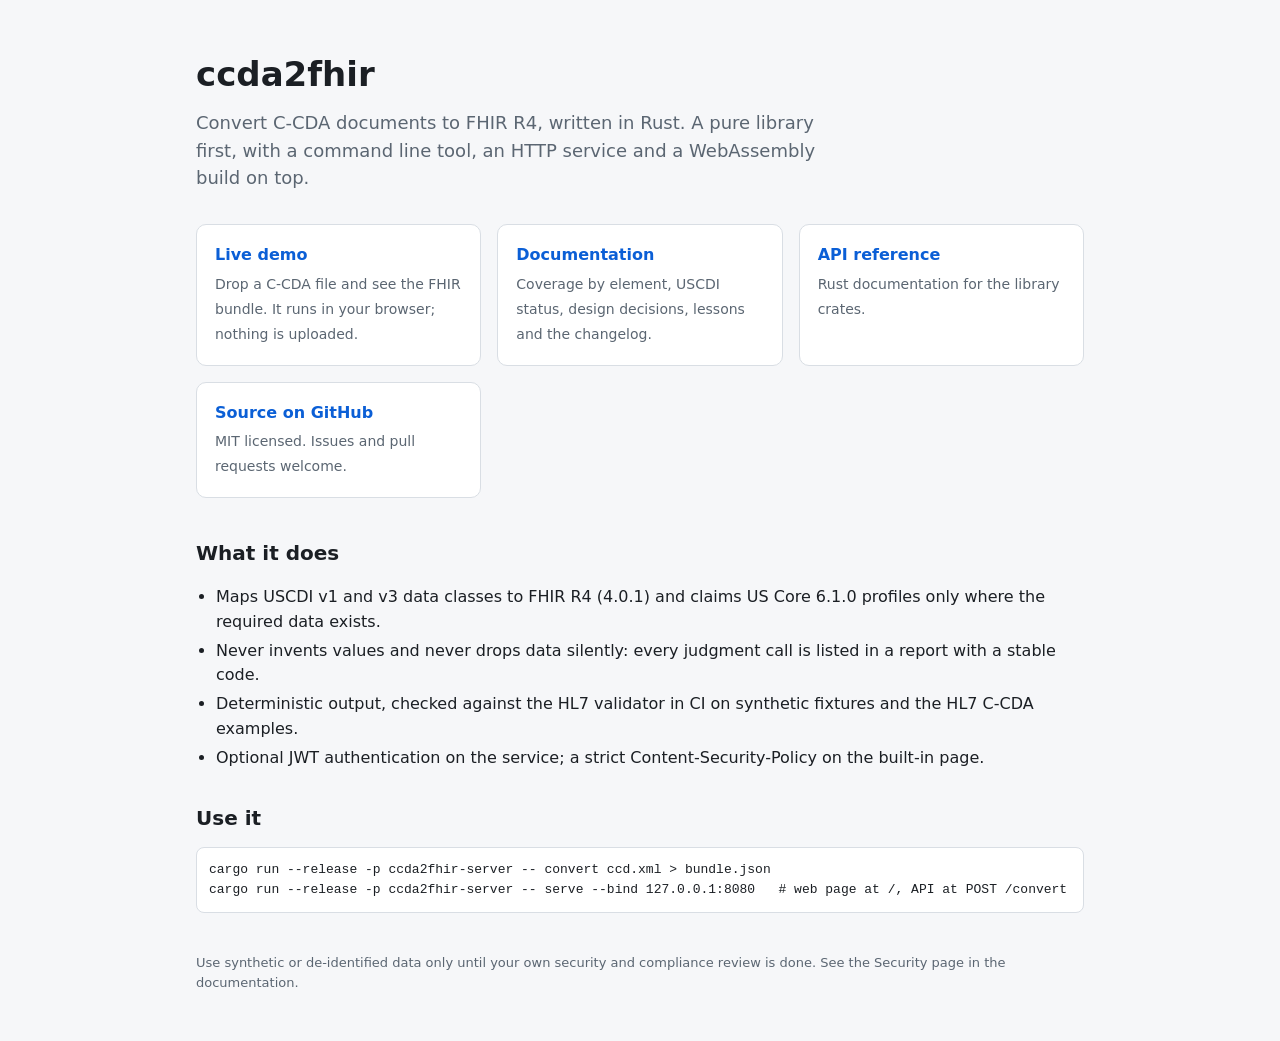
<file: site/index.html>
<!doctype html>
<html lang="en">
<head>
<meta charset="utf-8">
<meta name="viewport" content="width=device-width, initial-scale=1">
<title>ccda2fhir: C-CDA to FHIR R4</title>
<meta name="description" content="An open source C-CDA to FHIR R4 converter in Rust. A pure library, a CLI, an HTTP service and a WebAssembly build.">
<style>
:root { --bg:#f6f7f9; --panel:#fff; --text:#1b1f24; --muted:#5b6672; --line:#d9dee4; --accent:#0b5fd6; }
@media (prefers-color-scheme: dark) { :root { --bg:#12161b; --panel:#1b2128; --text:#e6e9ed; --muted:#9aa5b1; --line:#2c3540; --accent:#5b9bff; } }
* { box-sizing: border-box; }
body { margin:0; background:var(--bg); color:var(--text); font:16px/1.55 system-ui, sans-serif; }
main { max-width: 920px; margin: 0 auto; padding: 48px 16px; }
h1 { font-size: 34px; margin: 0 0 8px; }
.lead { color: var(--muted); font-size: 18px; margin: 0 0 32px; max-width: 640px; }
.cards { display: grid; grid-template-columns: repeat(auto-fit, minmax(250px, 1fr)); gap: 16px; margin-bottom: 40px; }
.card { display: block; background: var(--panel); border: 1px solid var(--line); border-radius: 10px; padding: 18px; color: inherit; text-decoration: none; }
.card:hover, .card:focus-visible { border-color: var(--accent); outline: none; }
.card strong { display: block; color: var(--accent); margin-bottom: 4px; }
.card span { color: var(--muted); font-size: 14px; }
h2 { font-size: 20px; margin: 32px 0 8px; }
ul { padding-left: 20px; } li { margin: 4px 0; }
pre { background: var(--panel); border: 1px solid var(--line); border-radius: 8px; padding: 12px; overflow: auto; font-size: 13px; }
footer { color: var(--muted); font-size: 13px; margin-top: 40px; }
a { color: var(--accent); }
</style>
</head>
<body>
<main>
  <h1>ccda2fhir</h1>
  <p class="lead">Convert C-CDA documents to FHIR R4, written in Rust. A pure library first, with a command line tool, an HTTP service and a WebAssembly build on top.</p>

  <div class="cards">
    <a class="card" href="demo/"><strong>Live demo</strong><span>Drop a C-CDA file and see the FHIR bundle. It runs in your browser; nothing is uploaded.</span></a>
    <a class="card" href="book/"><strong>Documentation</strong><span>Coverage by element, USCDI status, design decisions, lessons and the changelog.</span></a>
    <a class="card" href="api/ccda2fhir/"><strong>API reference</strong><span>Rust documentation for the library crates.</span></a>
    <a class="card" href="https://github.com/alvinhenrick/ccda2fhir"><strong>Source on GitHub</strong><span>MIT licensed. Issues and pull requests welcome.</span></a>
  </div>

  <h2>What it does</h2>
  <ul>
    <li>Maps USCDI v1 and v3 data classes to FHIR R4 (4.0.1) and claims US Core 6.1.0 profiles only where the required data exists.</li>
    <li>Never invents values and never drops data silently: every judgment call is listed in a report with a stable code.</li>
    <li>Deterministic output, checked against the HL7 validator in CI on synthetic fixtures and the HL7 C-CDA examples.</li>
    <li>Optional JWT authentication on the service; a strict Content-Security-Policy on the built-in page.</li>
  </ul>

  <h2>Use it</h2>
  <pre>cargo run --release -p ccda2fhir-server -- convert ccd.xml &gt; bundle.json
cargo run --release -p ccda2fhir-server -- serve --bind 127.0.0.1:8080   # web page at /, API at POST /convert</pre>

  <footer>Use synthetic or de-identified data only until your own security and compliance review is done. See the Security page in the documentation.</footer>
</main>
</body>
</html>
</file>
